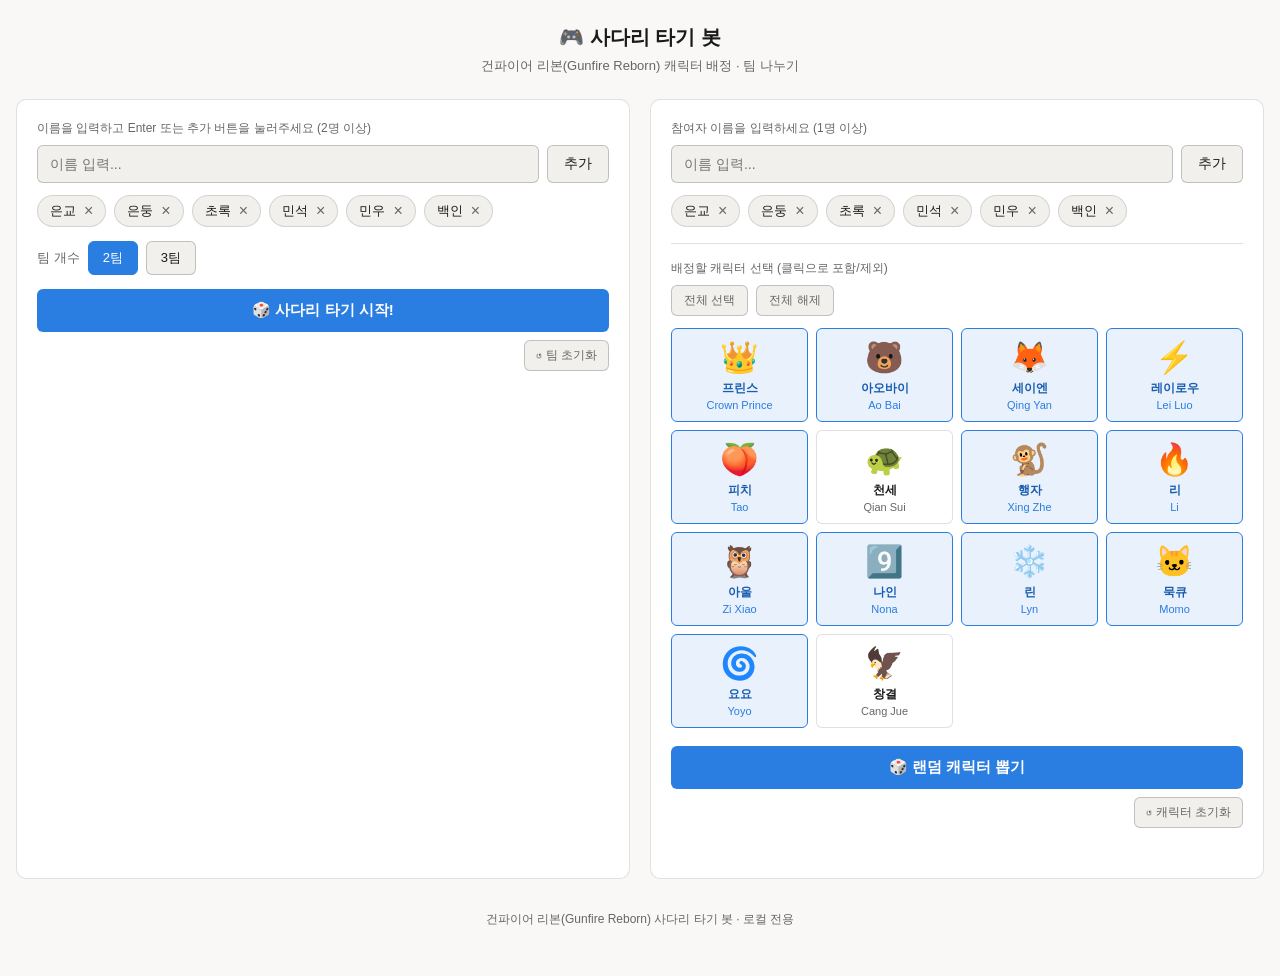
<file: index.html>
<!DOCTYPE html>
<html lang="ko">
<head>
<meta charset="UTF-8">
<meta name="viewport" content="width=device-width, initial-scale=1.0">
<title>사다리 타기 봇 — 건파이어 리본(Gunfire Reborn)</title>
<style>
  *, *::before, *::after { box-sizing: border-box; margin: 0; padding: 0; }

  :root {
    --bg: #f9f8f6;
    --surface: #ffffff;
    --surface2: #f1f0ec;
    --border: rgba(0,0,0,0.12);
    --border2: rgba(0,0,0,0.2);
    --text: #1a1a1a;
    --text2: #666;
    --blue: #2a7de1;
    --blue-bg: #e8f1fc;
    --blue-text: #1a5db0;
    --red: #d94040;
    --radius: 10px;
    --radius-sm: 6px;
  }

  @media (prefers-color-scheme: dark) {
    :root {
      --bg: #1a1918;
      --surface: #252422;
      --surface2: #2e2c2a;
      --border: rgba(255,255,255,0.1);
      --border2: rgba(255,255,255,0.2);
      --text: #eee;
      --text2: #999;
      --blue: #5aa3f5;
      --blue-bg: #1a2d4a;
      --blue-text: #7ab8f8;
      --red: #f07070;
    }
  }

  body {
    font-family: -apple-system, BlinkMacSystemFont, 'Segoe UI', 'Noto Sans KR', sans-serif;
    background: var(--bg);
    color: var(--text);
    min-height: 100vh;
    padding: 24px 16px 48px;
  }

  h1 {
    font-size: 20px;
    font-weight: 600;
    text-align: center;
    margin-bottom: 6px;
  }
  .subtitle {
    text-align: center;
    font-size: 13px;
    color: var(--text2);
    margin-bottom: 24px;
  }

  .tabs {
    display: flex;
    gap: 8px;
    max-width: 620px;
    margin: 0 auto 20px;
  }
  .tab {
    flex: 1;
    padding: 11px;
    border: 1.5px solid var(--border2);
    border-radius: var(--radius-sm);
    background: var(--surface);
    color: var(--text2);
    cursor: pointer;
    font-size: 14px;
    font-weight: 500;
    transition: all 0.15s;
  }
  .tab.active {
    background: var(--blue-bg);
    color: var(--blue-text);
    border-color: var(--blue);
  }
  .tab:hover:not(.active) { background: var(--surface2); }

  .card {
    background: var(--surface);
    border: 1px solid var(--border);
    border-radius: var(--radius);
    padding: 20px;
    max-width: 620px;
    margin: 0 auto;
  }

  .section { display: block; }
  .section + .section { margin-top: 20px; }

  .workspace {
    display: grid;
    grid-template-columns: repeat(2, minmax(0, 1fr));
    gap: 20px;
    max-width: 1280px;
    margin: 0 auto;
  }
  .workspace .card { max-width: none; margin: 0; }
  .workspace .section + .section { margin-top: 0; }
  @media (max-width: 900px) {
    .workspace { grid-template-columns: 1fr; }
  }

  .notice {
    font-size: 12px;
    color: var(--text2);
    margin-bottom: 8px;
  }

  .input-row {
    display: flex;
    gap: 8px;
    margin-bottom: 12px;
  }
  .input-row input {
    flex: 1;
    padding: 9px 12px;
    border: 1px solid var(--border2);
    border-radius: var(--radius-sm);
    background: var(--surface2);
    color: var(--text);
    font-size: 14px;
    outline: none;
    transition: border-color 0.15s;
  }
  .input-row input:focus { border-color: var(--blue); }
  .input-row button, .btn-add {
    padding: 9px 16px;
    border: 1px solid var(--border2);
    border-radius: var(--radius-sm);
    background: var(--surface2);
    color: var(--text);
    cursor: pointer;
    font-size: 14px;
    white-space: nowrap;
    transition: background 0.15s;
  }
  .input-row button:hover, .btn-add:hover { background: var(--border); }

  .name-grid {
    display: flex;
    flex-wrap: wrap;
    gap: 8px;
    margin-bottom: 14px;
    min-height: 32px;
  }
  .name-tag {
    display: flex;
    align-items: center;
    gap: 6px;
    background: var(--surface2);
    border: 1px solid var(--border);
    border-radius: 20px;
    padding: 5px 12px;
    font-size: 13px;
  }
  .name-tag button {
    background: none;
    border: none;
    cursor: pointer;
    color: var(--text2);
    font-size: 16px;
    line-height: 1;
    padding: 0;
    margin-left: 2px;
  }
  .name-tag button:hover { color: var(--red); }

  .team-count-picker {
    display: flex;
    align-items: center;
    gap: 8px;
    margin-bottom: 10px;
  }
  .team-count-picker span {
    color: var(--text2);
    font-size: 13px;
  }
  .team-count-picker button {
    padding: 7px 14px;
    border: 1px solid var(--border2);
    border-radius: var(--radius-sm);
    background: var(--surface2);
    color: var(--text);
    cursor: pointer;
    font-size: 13px;
  }
  .team-count-picker button.active {
    border-color: var(--blue);
    background: var(--blue);
    color: #fff;
  }

  .btn-primary {
    width: 100%;
    padding: 12px;
    border: none;
    border-radius: var(--radius-sm);
    background: var(--blue);
    color: #fff;
    font-size: 15px;
    font-weight: 600;
    cursor: pointer;
    transition: opacity 0.15s, transform 0.1s;
    margin-top: 4px;
  }
  .btn-primary:hover { opacity: 0.88; }
  .btn-primary:active { transform: scale(0.98); }
  .reset-row {
    display: flex;
    justify-content: flex-end;
    margin-top: 8px;
  }
  .btn-reset {
    padding: 6px 11px;
    border: 1px solid var(--border2);
    border-radius: var(--radius-sm);
    background: var(--surface2);
    color: var(--text2);
    font-size: 12px;
    cursor: pointer;
  }
  .btn-reset:hover {
    background: var(--border);
    color: var(--text);
  }

  .anim-msg {
    text-align: center;
    font-size: 13px;
    color: var(--text2);
    margin-top: 10px;
    min-height: 20px;
  }

  canvas {
    display: none;
    width: 100%;
    margin-top: 14px;
    border-radius: var(--radius-sm);
    background: var(--surface2);
  }

  .team-result {
    display: grid;
    grid-template-columns: 1fr 1fr;
    gap: 12px;
    margin-top: 14px;
  }
  .team-result.teams-3 { grid-template-columns: repeat(3, 1fr); }
  .team-card {
    background: var(--surface2);
    border-radius: var(--radius-sm);
    padding: 14px;
    border: 1px solid var(--border);
  }
  .team-card h3 { font-size: 14px; font-weight: 600; margin-bottom: 8px; }
  .team-card .member { font-size: 13px; color: var(--text2); padding: 3px 0; }

  .result-box {
    margin-top: 14px;
    border: 1px solid var(--border);
    border-radius: var(--radius-sm);
    overflow: hidden;
  }
  .result-row {
    display: flex;
    align-items: center;
    padding: 11px 14px;
    border-bottom: 1px solid var(--border);
    font-size: 14px;
    gap: 12px;
  }
  .result-row:last-child { border-bottom: none; }
  .result-row .label { color: var(--text2); min-width: 80px; font-size: 13px; }
  .result-row .val { font-weight: 600; }
  .result-row .sub { font-size: 12px; color: var(--text2); font-weight: 400; margin-left: 4px; }

  .char-grid {
    display: grid;
    grid-template-columns: repeat(auto-fill, minmax(110px, 1fr));
    gap: 8px;
    margin-bottom: 14px;
  }
  .char-card {
    border: 1.5px solid var(--border);
    border-radius: var(--radius-sm);
    padding: 10px 8px;
    text-align: center;
    cursor: pointer;
    background: var(--surface);
    transition: all 0.12s;
    user-select: none;
  }
  .char-card:hover { background: var(--surface2); }
  .char-card.selected {
    background: var(--blue-bg);
    border-color: var(--blue);
  }
  .char-card .icon { font-size: 24px; display: block; margin-bottom: 4px; }
  .char-card .ko { font-size: 12px; font-weight: 600; color: var(--text); }
  .char-card.selected .ko { color: var(--blue-text); }
  .char-card .en { font-size: 11px; color: var(--text2); margin-top: 2px; }
  .char-card.selected .en { color: var(--blue); }

  .char-actions {
    display: flex;
    gap: 8px;
    margin-bottom: 12px;
  }
  .char-actions button {
    padding: 6px 12px;
    border: 1px solid var(--border2);
    border-radius: var(--radius-sm);
    background: var(--surface2);
    color: var(--text2);
    font-size: 12px;
    cursor: pointer;
  }
  .char-actions button:hover { background: var(--border); }

  .divider { height: 1px; background: var(--border); margin: 16px 0; }

  footer {
    text-align: center;
    font-size: 12px;
    color: var(--text2);
    margin-top: 32px;
  }
</style>
</head>
<body>

<h1>🎮 사다리 타기 봇</h1>
<p class="subtitle">건파이어 리본(Gunfire Reborn) 캐릭터 배정 · 팀 나누기</p>

<!-- ===== 팀 나누기 ===== -->
<div class="workspace">
<div class="card section active" id="sec-team">
  <p class="notice">이름을 입력하고 Enter 또는 추가 버튼을 눌러주세요 (2명 이상)</p>
  <div class="input-row">
    <input type="text" id="nameInput" placeholder="이름 입력..." maxlength="8"
      onkeydown="if(event.key==='Enter')addName()">
    <button onclick="addName()">추가</button>
  </div>
  <div class="name-grid" id="nameTags"></div>
  <div class="team-count-picker">
    <span>팀 개수</span>
    <button class="active" data-count="2" onclick="setTeamCount(2)">2팀</button>
    <button data-count="3" onclick="setTeamCount(3)">3팀</button>
  </div>
  <button class="btn-primary" onclick="runTeamLadder()">🎲 사다리 타기 시작!</button>
  <div class="reset-row">
    <button class="btn-reset" onclick="resetTeam()">↺ 팀 초기화</button>
  </div>
  <div class="anim-msg" id="teamMsg"></div>
  <canvas id="ladderTeam"></canvas>
  <div id="teamResult"></div>
</div>

<!-- ===== 캐릭터 배정 ===== -->
<div class="card section" id="sec-char">
  <p class="notice">참여자 이름을 입력하세요 (1명 이상)</p>
  <div class="input-row">
    <input type="text" id="charNameInput" placeholder="이름 입력..." maxlength="8"
      onkeydown="if(event.key==='Enter')addCharName()">
    <button onclick="addCharName()">추가</button>
  </div>
  <div class="name-grid" id="charNameTags"></div>

  <div class="divider"></div>
  <p class="notice">배정할 캐릭터 선택 (클릭으로 포함/제외)</p>
  <div class="char-actions">
    <button onclick="selectAllChars()">전체 선택</button>
    <button onclick="deselectAllChars()">전체 해제</button>
  </div>
  <div class="char-grid" id="charGrid"></div>

  <button class="btn-primary" onclick="runRandomDirect()">🎲 랜덤 캐릭터 뽑기</button>
  <div class="reset-row">
    <button class="btn-reset" onclick="resetCharacters()">↺ 캐릭터 초기화</button>
  </div>
  <div class="anim-msg" id="charMsg"></div>
  <canvas id="ladderChar"></canvas>
<div id="charResult"></div>
</div>
</div>

<footer>건파이어 리본(Gunfire Reborn) 사다리 타기 봇 · 로컬 전용</footer>

<script>
// 위키 API로 이미지 자동 로드 — 브라우저에서 직접 가져옴
const CHARS = [
  { en:'Crown Prince', ko:'프린스',  icon:'👑', role:'원소',  wiki:'Crown_Prince' },
  { en:'Ao Bai',       ko:'아오바이', icon:'🐻', role:'근접',  wiki:'Ao_Bai' },
  { en:'Qing Yan',     ko:'세이엔',  icon:'🦊', role:'폭발',  wiki:'Qing_Yan' },
  { en:'Lei Luo',      ko:'레이로우', icon:'⚡', role:'번개',  wiki:'Lei_Luo' },
  { en:'Tao',          ko:'피치',    icon:'🍑', role:'독',    wiki:'Tao' },
  { en:'Qian Sui',     ko:'천세',    icon:'🐢', role:'방어',  wiki:'Qian_Sui' },
  { en:'Xing Zhe',     ko:'행자',    icon:'🐒', role:'민첩',  wiki:'Xing_Zhe' },
  { en:'Li',           ko:'리',      icon:'🔥', role:'화염',  wiki:'Li' },
  { en:'Zi Xiao',      ko:'아울',    icon:'🦉', role:'에너지', wiki:'Zi_Xiao' },
  { en:'Nona',         ko:'나인',    icon:'9️⃣', role:'회복',  wiki:'Nona' },
  { en:'Lyn',          ko:'린',      icon:'❄️', role:'빙결',  wiki:'Lyn' },
  { en:'Momo',         ko:'묵큐',    icon:'🐱', role:'지원',  wiki:'Momo' },
  { en:'Yoyo',         ko:'요요',    icon:'🌀', role:'공격',  wiki:'Yoyo' },
  { en:'Cang Jue',     ko:'창결',    icon:'🦅', role:'저격',  wiki:'Cang_Jue' },
];

// 위키에서 캐릭터 이미지 URL 가져오기
const imgCache = {};
async function fetchWikiImg(wikiName) {
  if (imgCache[wikiName]) return imgCache[wikiName];
  try {
    const api = `https://gunfirereborn.fandom.com/api.php?action=query&titles=${wikiName}&prop=pageimages&pithumbsize=300&format=json&origin=*`;
    const res = await fetch(api);
    const json = await res.json();
    const pages = json.query.pages;
    const page = pages[Object.keys(pages)[0]];
    const url = page.thumbnail ? page.thumbnail.source : null;
    imgCache[wikiName] = url;
    return url;
  } catch(e) {
    return null;
  }
}

// 모든 캐릭터 이미지 미리 로드
async function preloadAllImages() {
  await Promise.all(CHARS.map(async (c) => {
    const url = await fetchWikiImg(c.wiki);
    if (url) c.img = url;
  }));
  buildCharGrid();
}
// 페이지 로드 시 자동 실행
preloadAllImages();

// 팀 나누기와 캐릭터 배정이 동일한 참여자 목록을 공유합니다.
const participantNames = ['은교', '은둥', '초록', '민석', '민우', '백인'];
const teamNames = participantNames;
const charNames = participantNames;
let selectedChars = new Set(
  CHARS.map((_, i) => i).filter(i => !['천세', '창결'].includes(CHARS[i].ko))
);
let teamCount = 2;
let teamRunId = 0;
let charRunId = 0;

/* ── 이름 태그 ───────────────── */
function renderTags(arr, containerId, removeFnName) {
  document.getElementById(containerId).innerHTML =
    arr.map((n,i)=>`<span class="name-tag">${n}
      <button onclick="${removeFnName}(${i})" title="삭제">×</button>
    </span>`).join('');
}

renderTags(teamNames,'nameTags','removeName');
renderTags(charNames,'charNameTags','removeCharName');

function addName() {
  const v = document.getElementById('nameInput').value.trim();
  if(!v||teamNames.includes(v)) return;
  teamNames.push(v);
  document.getElementById('nameInput').value='';
  renderTags(teamNames,'nameTags','removeName');
  renderTags(charNames,'charNameTags','removeCharName');
}

function setTeamCount(count) {
  teamCount = count;
  document.querySelectorAll('.team-count-picker button').forEach(button =>
    button.classList.toggle('active', Number(button.dataset.count) === count));
  document.getElementById('teamMsg').textContent = '';
  document.getElementById('teamResult').innerHTML = '';
  document.getElementById('ladderTeam').style.display = 'none';
}
function removeName(i){
  teamNames.splice(i,1);
  renderTags(teamNames,'nameTags','removeName');
  renderTags(charNames,'charNameTags','removeCharName');
}

function addCharName() {
  const v = document.getElementById('charNameInput').value.trim();
  if(!v||charNames.includes(v)) return;
  charNames.push(v);
  document.getElementById('charNameInput').value='';
  renderTags(charNames,'charNameTags','removeCharName');
  renderTags(teamNames,'nameTags','removeName');
}
function removeCharName(i){
  charNames.splice(i,1);
  renderTags(charNames,'charNameTags','removeCharName');
  renderTags(teamNames,'nameTags','removeName');
}

function clearCanvas(canvasId) {
  const canvas = document.getElementById(canvasId);
  const ctx = canvas.getContext('2d');
  ctx.clearRect(0, 0, canvas.width, canvas.height);
  canvas.style.display = 'none';
}

function resetTeam() {
  teamRunId++;
  setTeamCount(2);
  document.getElementById('teamMsg').textContent = '';
  document.getElementById('teamResult').innerHTML = '';
  clearCanvas('ladderTeam');
}

function resetCharacters() {
  charRunId++;
  selectedChars = new Set(
    CHARS.map((_, i) => i).filter(i => !['천세', '창결'].includes(CHARS[i].ko))
  );
  buildCharGrid();
  document.getElementById('charMsg').textContent = '';
  document.getElementById('charResult').innerHTML = '';
  clearCanvas('ladderChar');
}

/* ── 캐릭터 그리드 ───────────── */
function charThumb(c, size=52) {
  if (c.img) {
    return `<img src="${c.img}" alt="${c.ko}"
      style="width:${size}px;height:${size}px;object-fit:cover;border-radius:50%;display:block;margin:0 auto 4px;"
      onerror="this.style.display='none';this.insertAdjacentHTML('afterend','<span style=\\'font-size:${Math.round(size*0.6)}px\\'>${c.icon}</span>');">`;
  }
  return `<span class="icon" style="font-size:${Math.round(size*0.6)}px;">${c.icon}</span>`;
}

function buildCharGrid() {
  document.getElementById('charGrid').innerHTML = CHARS.map((c,i)=>`
    <div class="char-card ${selectedChars.has(i)?'selected':''}" id="cc${i}" onclick="toggleChar(${i})">
      ${charThumb(c, 52)}
      <div class="ko">${c.ko}</div>
      <div class="en">${c.en}</div>
    </div>`).join('');
}
function toggleChar(i){
  if(selectedChars.has(i)){ if(selectedChars.size>1) selectedChars.delete(i); }
  else selectedChars.add(i);
  document.getElementById('cc'+i).classList.toggle('selected', selectedChars.has(i));
}
function selectAllChars(){ CHARS.forEach((_,i)=>selectedChars.add(i)); buildCharGrid(); }
function deselectAllChars(){
  if(selectedChars.size===1) return;
  const first=[...selectedChars][0];
  selectedChars.clear(); selectedChars.add(first);
  buildCharGrid();
}
buildCharGrid();

/* ── 유틸 ────────────────────── */
function shuffle(arr){ return [...arr].sort(()=>Math.random()-0.5); }

function isDark(){
  return window.matchMedia('(prefers-color-scheme: dark)').matches;
}

/* ── 사다리 그리기 & 애니메이션 ── */
function drawLadder(canvasId, tops, bottoms, callback) {
  const canvas = document.getElementById(canvasId);
  canvas.style.display = 'block';
  const n = tops.length;
  const W = canvas.parentElement.clientWidth - 40;
  const H = Math.max(260, n * 28 + 140);
  canvas.width  = W * window.devicePixelRatio;
  canvas.height = H * window.devicePixelRatio;
  canvas.style.width  = W + 'px';
  canvas.style.height = H + 'px';
  const ctx = canvas.getContext('2d');
  ctx.scale(window.devicePixelRatio, window.devicePixelRatio);

  const PAD = Math.min(36, W / (n+1));
  const usableW = W - PAD*2;
  const colW = n > 1 ? usableW/(n-1) : 0;
  const xs = Array.from({length:n},(_,i)=> n===1 ? W/2 : PAD + i*colW);
  const TOP = 48, BOT = H - 48;

  const dark = isDark();
  const lineColor    = dark ? '#444' : '#ccc';
  const textColor    = dark ? '#ddd' : '#222';
  const hlColors     = ['#2a7de1','#e25252','#27ae60','#e67e22','#8e44ad','#16a085'];
  const animFrames   = 50;

  // 가로대 생성
  const rowCount = Math.max(6, n*2+2);
  const rowH = (BOT-TOP)/rowCount;
  const rungs = [];
  const usedRow = Array.from({length:n-1},()=>new Set());

  for(let r=0;r<rowCount;r++){
    let i=0;
    while(i<n-1){
      if(Math.random()<0.4 && !usedRow[i].has(r)){
        const y = TOP + (r+0.5)*rowH;
        rungs.push({x1:xs[i], x2:xs[i+1], y});
        usedRow[i].add(r);
        if(i+1<n-1) usedRow[i+1].add(r);
        i+=2;
      } else i++;
    }
  }

  // 경로 추적
  function trace(startIdx){
    let pos=startIdx;
    const path=[{x:xs[pos], y:TOP}];
    for(let r=0;r<rowCount;r++){
      const ty=TOP+(r+0.5)*rowH;
      const hit=rungs.find(rg=>rg.y===ty&&(rg.x1===xs[pos]||rg.x2===xs[pos]));
      if(hit){ pos = hit.x1===xs[pos] ? xs.indexOf(hit.x2) : xs.indexOf(hit.x1); }
      path.push({x:xs[pos], y:ty});
    }
    path.push({x:xs[pos], y:BOT});
    return {path, end:pos};
  }
  const mapping = Array.from({length:n},(_,i)=>trace(i));

  function drawStatic(){
    ctx.strokeStyle=lineColor; ctx.lineWidth=1.5;
    for(let i=0;i<n;i++){
      ctx.beginPath(); ctx.moveTo(xs[i],TOP); ctx.lineTo(xs[i],BOT); ctx.stroke();
    }
    for(const rg of rungs){
      ctx.beginPath(); ctx.moveTo(rg.x1,rg.y); ctx.lineTo(rg.x2,rg.y); ctx.stroke();
    }
    ctx.font=`600 ${Math.min(13, W/(n*2.2)+7)}px sans-serif`;
    ctx.textAlign='center';
    ctx.fillStyle=textColor;
    tops.forEach((t,i)=>ctx.fillText(t, xs[i], TOP-12));
    bottoms.forEach((b,i)=>ctx.fillText(b, xs[i], BOT+20));
  }

  let frame=0;
  function animate(){
    ctx.clearRect(0,0,W,H);
    drawStatic();
    const prog=frame/animFrames;
    for(let i=0;i<n;i++){
      const {path}=mapping[i];
      const pts=Math.floor(prog*(path.length-1));
      ctx.strokeStyle=hlColors[i%hlColors.length];
      ctx.lineWidth=2.5;
      ctx.beginPath();
      for(let p=0;p<=pts;p++){
        p===0?ctx.moveTo(path[p].x,path[p].y):ctx.lineTo(path[p].x,path[p].y);
      }
      ctx.stroke();
    }
    if(frame<animFrames){ frame++; requestAnimationFrame(animate); }
    else {
      ctx.clearRect(0,0,W,H);
      drawStatic();
      for(let i=0;i<n;i++){
        const {path}=mapping[i];
        ctx.strokeStyle=hlColors[i%hlColors.length];
        ctx.lineWidth=2.5;
        ctx.beginPath();
        path.forEach((p,j)=>j===0?ctx.moveTo(p.x,p.y):ctx.lineTo(p.x,p.y));
        ctx.stroke();
      }
      callback(mapping.map(m=>m.end));
    }
  }
  animate();
}

/* ── 팀 나누기 ───────────────── */
function runTeamLadder(){
  if(teamNames.length<teamCount){
    document.getElementById('teamMsg').textContent=`${teamCount}팀으로 나누려면 이름을 ${teamCount}명 이상 입력해 주세요`;
    return;
  }
  document.getElementById('teamMsg').textContent='사다리 타는 중... 🎢';
  document.getElementById('teamResult').innerHTML='';
  const runId=++teamRunId;

  const n=teamNames.length;
  const baseSize=Math.floor(n/teamCount);
  const remainder=n%teamCount;
  const teamLabels=shuffle(
    Array.from({length:teamCount},(_,i)=>
      Array(baseSize+(i<remainder?1:0)).fill(`${i+1}팀`)
    ).flat()
  );

  drawLadder('ladderTeam', [...teamNames], teamLabels, (ends)=>{
    if(runId!==teamRunId) return;
    document.getElementById('teamMsg').textContent='✅ 결과 확인!';
    const teams=Array.from({length:teamCount},()=>[]);
    ends.forEach((endIdx,startIdx)=>{
      const teamIndex=Number.parseInt(teamLabels[endIdx],10)-1;
      teams[teamIndex].push(teamNames[startIdx]);
    });
    const teamStyles=[
      {color:'#2a7de1',border:'rgba(42,125,225,0.3)',icon:'🔵'},
      {color:'#e25252',border:'rgba(226,82,82,0.3)',icon:'🔴'},
      {color:'#2b9b70',border:'rgba(43,155,112,0.3)',icon:'🟢'}
    ];
    document.getElementById('teamResult').innerHTML=`
      <div class="team-result teams-${teamCount}">
        ${teams.map((members,i)=>`
          <div class="team-card" style="border-color:${teamStyles[i].border}">
            <h3 style="color:${teamStyles[i].color}">${teamStyles[i].icon} ${i+1}팀 (${members.length}명)</h3>
            ${members.map(n=>`<div class="member">• ${n}</div>`).join('')}
          </div>
        `).join('')}
      </div>`;
  });
}

/* ── 캐릭터 배정 ─────────────── */
function runCharLadder(){
  if(charNames.length<1){
    document.getElementById('charMsg').textContent='이름을 1명 이상 입력해 주세요';
    return;
  }
  const pool=[...selectedChars].map(i=>CHARS[i]);
  if(pool.length<charNames.length){
    document.getElementById('charMsg').textContent=`선택한 캐릭터(${pool.length}개)가 참여자(${charNames.length}명)보다 적어요`;
    return;
  }
  document.getElementById('charMsg').textContent='';
  document.getElementById('charResult').innerHTML='';
  const runId=++charRunId;

  if(charNames.length===1){
    runRoulette(charNames[0], pool);
    return;
  }

  document.getElementById('charMsg').textContent='사다리 타는 중... 🎢';
  const assigned=shuffle(pool).slice(0,charNames.length);
  const topLabels=[...charNames];
  const botLabels=assigned.map(c=>`${c.icon}${c.ko}`);

  drawLadder('ladderChar', topLabels, botLabels, (ends)=>{
    if(runId!==charRunId) return;
    document.getElementById('charMsg').textContent='✅ 캐릭터 배정 완료!';
    const rows=ends.map((endIdx,startIdx)=>{
      const c=assigned[endIdx];
      return `<div class="result-row">
        <span class="label">${charNames[startIdx]}</span>
        <span class="val">${c.icon} ${c.ko}</span>
        <span class="sub">(${c.en} · ${c.role})</span>
      </div>`;
    });
    document.getElementById('charResult').innerHTML=`<div class="result-box">${rows.join('')}</div>`;
  });
}

/* ── 바로 랜덤 뽑기 (최대 6명) ── */
function runRandomDirect(){
  if(charNames.length<1){
    document.getElementById('charMsg').textContent='이름을 1명 이상 입력해 주세요';
    return;
  }
  if(charNames.length>6){
    document.getElementById('charMsg').textContent='최대 6명까지 가능해요';
    return;
  }
  const pool=[...selectedChars].map(i=>CHARS[i]);
  if(pool.length<charNames.length){
    document.getElementById('charMsg').textContent=`선택한 캐릭터(${pool.length}개)가 참여자(${charNames.length}명)보다 적어요`;
    return;
  }

  document.getElementById('ladderChar').style.display='none';
  document.getElementById('charMsg').textContent='🎰 뽑는 중...';
  document.getElementById('charResult').innerHTML='';
  const runId=++charRunId;

  const assigned=shuffle(pool).slice(0,charNames.length);
  const cards=charNames.map((n,i)=>({name:n, char:null, pool:shuffle(pool), tick:0}));

  const totalTicks=22;
  let frame=0;

  const html=charNames.map((n,i)=>`
    <div style="background:var(--surface2);border:1px solid var(--border);border-radius:var(--radius-sm);padding:14px;text-align:center;">
      <div style="font-size:12px;color:var(--text2);margin-bottom:8px;font-weight:500;">${n}</div>
      <div id="ri${i}" style="font-size:36px;line-height:1;transition:transform 0.08s;min-height:56px;display:flex;align-items:center;justify-content:center;">❓</div>
      <div id="rk${i}" style="font-size:13px;font-weight:700;margin-top:8px;min-height:18px;"></div>
    </div>`).join('');

  document.getElementById('charResult').innerHTML=`
    <div style="display:grid;grid-template-columns:repeat(${Math.min(charNames.length,3)},1fr);gap:10px;margin-top:14px;">${html}</div>`;

  function tick(){
    if(runId!==charRunId) return;
    const done=frame>=totalTicks;
    for(let i=0;i<charNames.length;i++){
      const iconEl=document.getElementById('ri'+i);
      const koEl=document.getElementById('rk'+i);
      if(done){
        const c=assigned[i];
        iconEl.innerHTML=`<img src="${c.img}" alt="${c.ko}"
          style="width:56px;height:56px;object-fit:cover;border-radius:50%;"
          onerror="this.style.display='none';this.insertAdjacentHTML('afterend','<span style=\\'font-size:36px\\'>${c.icon}</span>');">`;
        koEl.textContent=c.ko;
        iconEl.style.transform='scale(1.25)';
        iconEl.style.transition='transform 0.2s';
        setTimeout(()=>iconEl.style.transform='scale(1)',250);
      } else {
        const c=pool[(frame+i*3)%pool.length];
        iconEl.textContent=c.icon;
        koEl.textContent='';
      }
    }
    if(done){
      document.getElementById('charMsg').textContent='✅ 캐릭터 배정 완료!';
    } else {
      frame++;
      const delay=frame>totalTicks*0.6 ? 80+frame*10 : 60;
      setTimeout(tick, delay);
    }
  }
  tick();
}

/* ── 1명 전용 룰렛 ───────────── */
function runRoulette(name, pool){
  const canvas=document.getElementById('ladderChar');
  canvas.style.display='none';
  const msgEl=document.getElementById('charMsg');
  const resultEl=document.getElementById('charResult');
  const runId=++charRunId;

  const final=shuffle(pool)[0];
  let tick=0;
  const totalTicks=28;
  let delay=60;

  resultEl.innerHTML=`
    <div style="text-align:center;padding:28px 16px;background:var(--surface2);border-radius:var(--radius-sm);margin-top:14px;">
      <div style="font-size:13px;color:var(--text2);margin-bottom:12px;">${name}의 캐릭터</div>
      <div id="rouletteIcon" style="font-size:52px;line-height:1.2;transition:transform 0.08s;min-height:72px;display:flex;align-items:center;justify-content:center;">❓</div>
      <div id="rouletteKo" style="font-size:20px;font-weight:700;margin-top:10px;min-height:28px;"></div>
      <div id="rouletteEn" style="font-size:13px;color:var(--text2);margin-top:4px;min-height:18px;"></div>
    </div>`;

  const iconEl=document.getElementById('rouletteIcon');
  const koEl=document.getElementById('rouletteKo');
  const enEl=document.getElementById('rouletteEn');

  function spin(){
    if(runId!==charRunId) return;
    const cur=pool[tick%pool.length];
    iconEl.style.transform='scale(1.15)';
    iconEl.textContent=cur.icon;
    koEl.textContent=cur.ko;
    enEl.textContent='';
    setTimeout(()=>iconEl.style.transform='scale(1)',60);
    tick++;
    if(tick<totalTicks){
      delay = tick > totalTicks*0.6 ? delay*1.18 : delay;
      setTimeout(spin, delay);
    } else {
      iconEl.innerHTML=`<img src="${final.img}" alt="${final.ko}"
        style="width:72px;height:72px;object-fit:cover;border-radius:50%;transition:transform 0.2s;"
        onerror="this.outerHTML='<span style=\\'font-size:52px\\'>${final.icon}</span>'">`;
      koEl.textContent=final.ko;
      enEl.textContent=`${final.en} · ${final.role}`;
      iconEl.style.transform='scale(1.3)';
      iconEl.style.transition='transform 0.25s';
      setTimeout(()=>iconEl.style.transform='scale(1)',300);
      msgEl.textContent='✅ 캐릭터 결정!';
    }
  }
  msgEl.textContent='🎰 뽑는 중...';
  spin();
}
</script>
</body>
</html>
</file>
